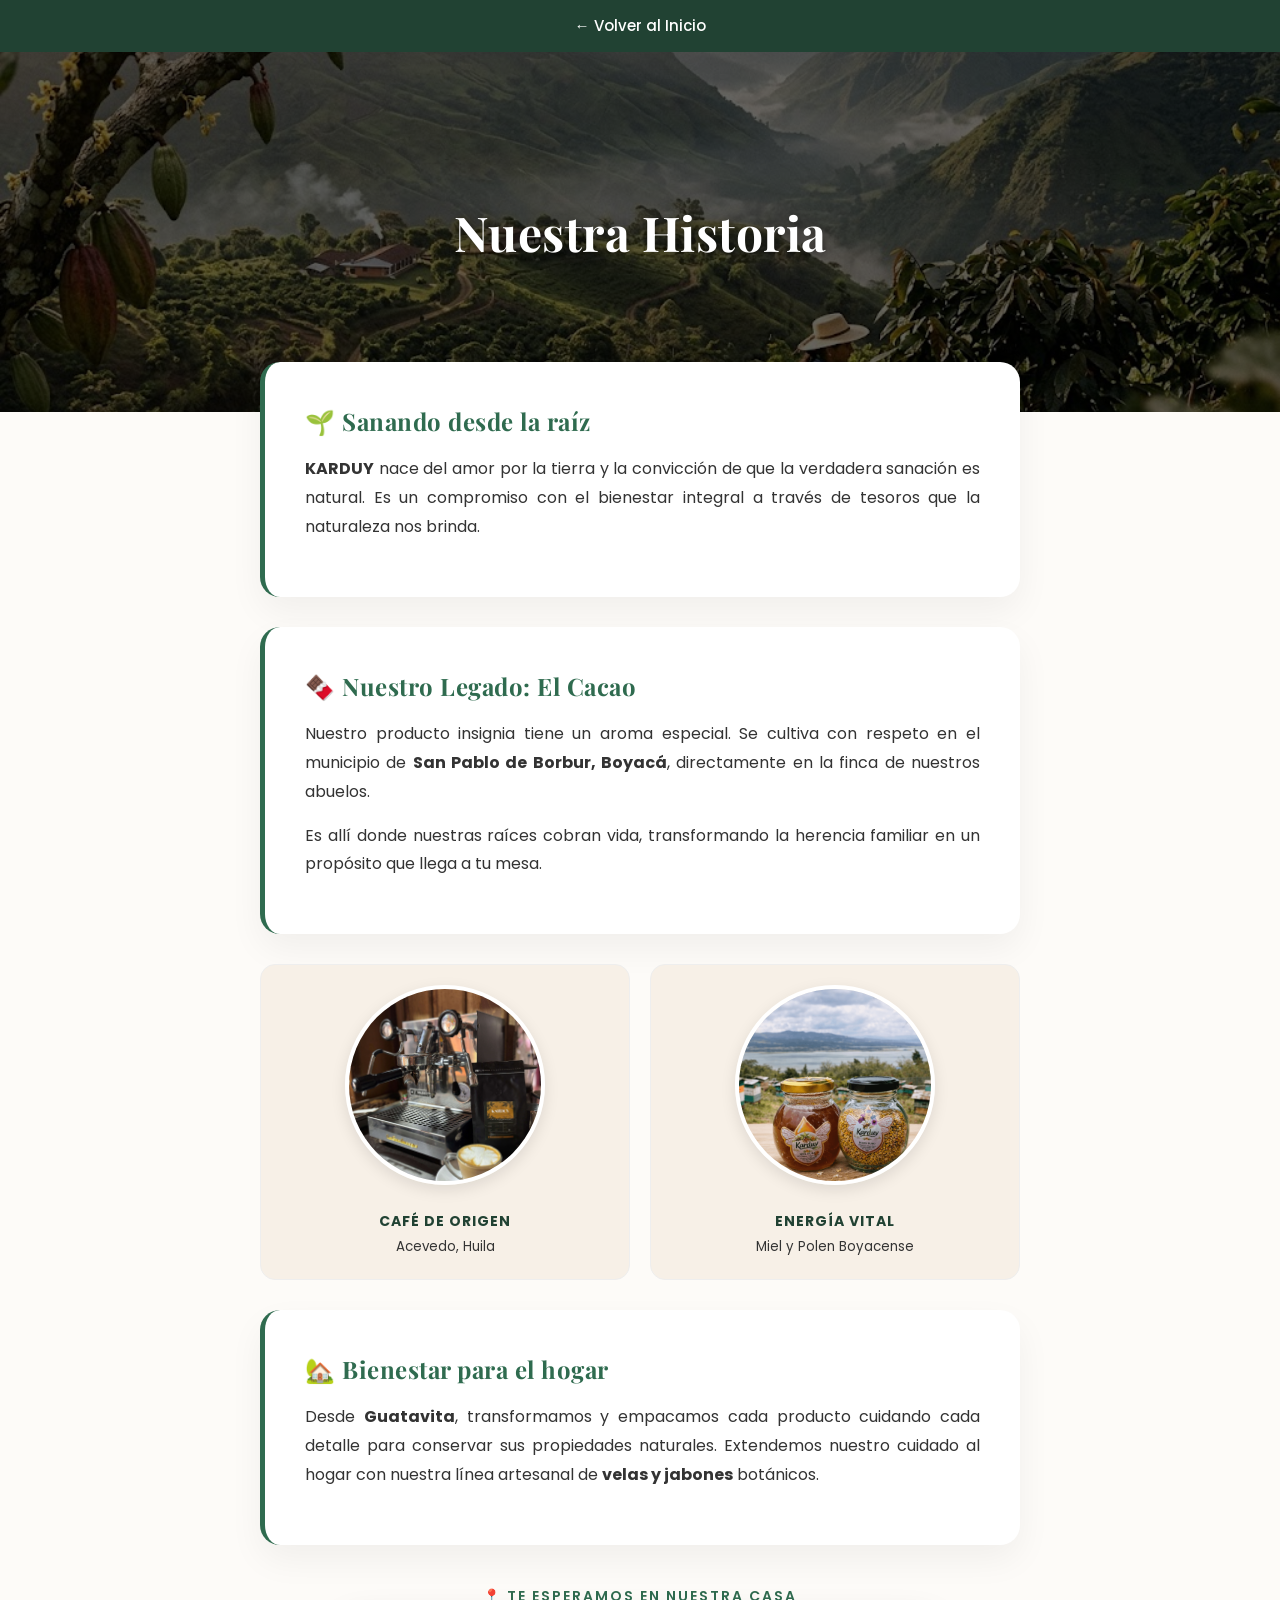
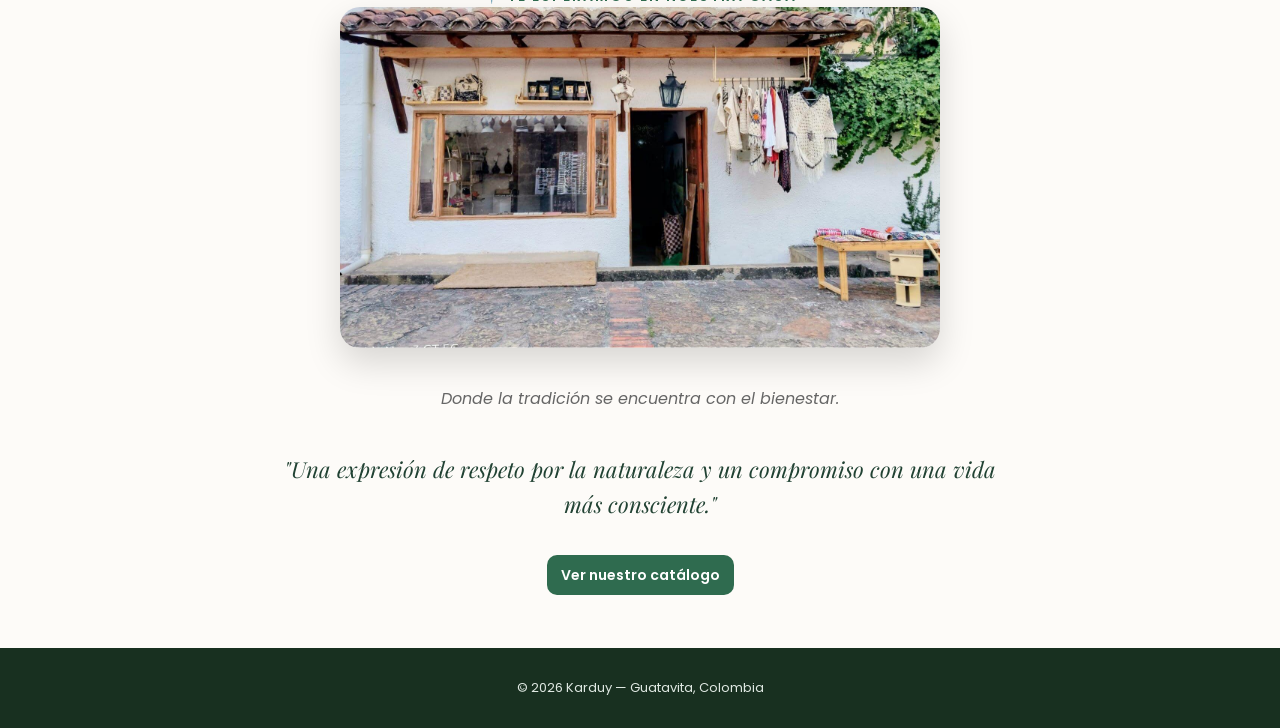
<file: historia.html>
<!DOCTYPE html>
<html lang="es">
<head>
  <meta charset="UTF-8">
  <meta name="viewport" content="width=device-width, initial-scale=1.0">
  <title>Nuestra Historia | Karduy - Sanando desde la raíz</title>
  <link rel="icon" type="image/png" href="assets/img/karduy.png">
  <link rel="stylesheet" href="assets/css/styles.css">
  <link href="https://fonts.googleapis.com/css2?family=Poppins:wght@300;400;600&family=Playfair+Display:wght@600;700&display=swap" rel="stylesheet">
  <style>
    :root { --oro: #c5a059; }
    .story-page { background: #fdfbf8; color: #333; padding-bottom: 60px; }
    
    /* Hero Header */
    .story-hero {
      background: linear-gradient(rgba(0,0,0,0.6), rgba(0,0,0,0.6)), url('assets/img/nosotros.jpg');
      background-size: cover; background-position: center;
      height: 40vh; display: flex; align-items: center; justify-content: center;
      text-align: center; color: white;
    }
    .story-hero h1 { font-size: clamp(32px, 8vw, 48px); text-shadow: 2px 2px 10px rgba(0,0,0,0.5); }

    /* Secciones de Contenido */
    .content-wrapper { max-width: 800px; margin: -50px auto 0; padding: 0 20px; position: relative; }
    
    .story-section { 
      background: white; padding: 40px; border-radius: 20px; 
      box-shadow: 0 15px 35px rgba(0,0,0,0.05); margin-bottom: 30px;
      border-left: 5px solid var(--verde);
    }

    .story-section h2 { color: var(--verde); margin-bottom: 15px; font-size: 24px; display: flex; align-items: center; gap: 10px; }
    .story-section p { line-height: 1.8; font-size: 16px; margin-bottom: 15px; text-align: justify; }

    /* Highlights (Cajitas de datos) */
    .highlight-grid { display: grid; grid-template-columns: 1fr 1fr; gap: 20px; margin: 30px 0; }
    .highlight-item { background: var(--beige); padding: 20px; border-radius: 15px; text-align: center; border: 1px solid #eee; }
    .highlight-item span { display: block; font-size: 24px; margin-bottom: 5px; }
    .highlight-item strong { color: var(--verde-oscuro); font-size: 14px; text-transform: uppercase; letter-spacing: 1px; }

    .quote-box { 
      font-family: var(--font-title); font-size: 22px; text-align: center; 
      padding: 40px 20px; color: var(--verde-oscuro); font-style: italic;
    }

    @media (max-width: 600px) {
      .highlight-grid { grid-template-columns: 1fr; }
      .story-section { padding: 25px; }
    }
  </style>
</head>
<body>

  <nav class="nav">
    <div class="container nav__menu">
      <a href="index.html">← Volver al Inicio</a>
    </div>
  </nav>

  <main class="story-page">
    <section class="story-hero">
      <div class="container">
        <h1>Nuestra Historia</h1>
      </div>
    </section>

    <div class="content-wrapper">
      <!-- BLOQUE 1: EL ORIGEN -->
      <section class="story-section">
        <h2>🌱 Sanando desde la raíz</h2>
        <p>
          <strong>KARDUY</strong> nace del amor por la tierra y la convicción de que la verdadera sanación es natural. Es un compromiso con el bienestar integral a través de tesoros que la naturaleza nos brinda.
        </p>
      </section>

      <!-- BLOQUE 2: EL CORAZÓN (CACAO) -->
      <section class="story-section">
        <h2>🍫 Nuestro Legado: El Cacao</h2>
        <p>
          Nuestro producto insignia tiene un aroma especial. Se cultiva con respeto en el municipio de <strong>San Pablo de Borbur, Boyacá</strong>, directamente en la finca de nuestros abuelos.
        </p>
        <p>
          Es allí donde nuestras raíces cobran vida, transformando la herencia familiar en un propósito que llega a tu mesa.
        </p>
      </section>

      <!-- DATOS DESTACADOS CON IMÁGENES -->
      <div class="highlight-grid">
        <div class="highlight-item">
          <!-- Imagen de Café -->
          <img src="assets/img/coffehistory.jpg" alt="Café de Origen Karduy" class="highlight-img">
          <br>
          <strong>Café de Origen</strong><br><small>Acevedo, Huila</small>
        </div>
        
        <div class="highlight-item">
          <!-- Imagen de Miel y Polen -->
          <img src="assets/img/miel_polen.png" alt="Miel y Polen de Boyacá" class="highlight-img">
          <br>
          <strong>Energía Vital</strong><br><small>Miel y Polen Boyacense</small>
        </div>
      </div>

      <!-- BLOQUE 3: DIVERSIDAD -->
      <section class="story-section">
        <h2>🏡 Bienestar para el hogar</h2>
        <p>
          Desde <strong>Guatavita</strong>, transformamos y empacamos cada producto cuidando cada detalle para conservar sus propiedades naturales. Extendemos nuestro cuidado al hogar con nuestra línea artesanal de <strong>velas y jabones</strong> botánicos.
        </p>
      </section>

            <!-- FOTO DEL LOCAL AL FINAL -->
      <div class="shop-container">
          <p class="shop-caption">📍 Te esperamos en nuestra casa</p>
          <img src="assets/img/karduy_guatavita.jpg" alt="Local Karduy en Guatavita" class="shop-image">
          <p style="font-style: italic; color: #666; margin-top: 10px;">
            Donde la tradición se encuentra con el bienestar.
          </p>
      </div>

      <div class="quote-box">
        "Una expresión de respeto por la naturaleza y un compromiso con una vida más consciente."
      </div>
      
      <div style="text-align: center;">
        <a href="index.html#productos" class="btn">Ver nuestro catálogo</a>
      </div>
    </div>
  </main>

  <footer class="footer">
    © 2026 Karduy — Guatavita, Colombia
  </footer>

  <script type="application/ld+json">
    {
      "@context": "https://schema.org/",
      "@type": "AboutPage",
      "mainEntity": {
        "@type": "LocalBusiness",
        "name": "Karduy",
        "url": "https://karduy.com/",
        "image": "https://karduy.com/assets/img/karduy_guatavita.jpg",
        "description": "Emprendimiento familiar de productos naturales sanando desde la raíz, con origen en Boyacá y Huila."
      },
      "description": "Conoce la historia de Karduy, desde la finca de cacao de nuestros abuelos en San Pablo de Borbur hasta nuestro proceso artesanal en Guatavita."
    }
  </script>

</body>
</html>
</file>
<file: assets/css/styles.css>
:root {
  --font-base: 'Poppins', sans-serif;
  --font-title: 'Playfair Display', serif;
  --verde: #2f6b4f;
  --verde-oscuro: #214233;
  --beige: #f7f0e7;
}

/* 1. RESET & BASE */
* {
  box-sizing: border-box;
  margin: 0;
  padding: 0;
}

body {
  font-family: var(--font-base);
  background: var(--beige);
  color: #2b2b2b;
  line-height: 1.6;
}

h1, h2, h3 {
  font-family: var(--font-title);
  letter-spacing: .5px;
}

.container {
  max-width: 1200px;
  margin: auto;
  padding: 0 20px;
}

a { color: inherit; text-decoration: none; }

/* 2. HEADER & NAV */
.header {
  background-image: linear-gradient(rgba(0,0,0,.45), rgba(0,0,0,.45)), url("../img/guatavita.jpeg");
  background-size: cover;
  background-position: center;
  color: white;
  padding: 100px 20px;
  text-align: center;
}

.logo-badge {
  display: inline-block;
  background: #ffffff;
  padding: 12px 20px;
  border-radius: 800px;
  box-shadow: 0 8px 22px rgba(0,0,0,.18);
  border: 2px solid rgba(255,255,255,.7);
  cursor: pointer;
}

.logo {
  width: clamp(140px, 18vw, 220px);
  height: auto;
  display: block;
  transition: .25s ease;
}

.logo:hover { transform: translateY(-2px) scale(1.03); }

.tagline {
  font-style: italic;
  font-weight: 500;
  letter-spacing: 1px;
  color: #ffffff; /* Un tono café oscuro orgánico */
  border-left: 3px solid #d4af37; /* Una línea dorada sutil que evoca el polen/miel */
  padding-left: 15px;
}

.nav {
  background: var(--verde-oscuro);
  position: sticky;
  top: 0;
  z-index: 100;
}

.nav__menu {
  display: flex;
  justify-content: center;
  gap: 30px;
  padding: 14px 0;
}

.nav a { color: white; font-weight: 500; font-size: 15px; }
.nav a:hover { text-decoration: underline; }

/* 3. SECCIÓN NUESTRA HISTORIA (SPLIT) */
.about-bg-split {
  background-image: linear-gradient(rgba(0, 0, 0, 0.55), rgba(0, 0, 0, 0.55)), url("../img/nosotros.jpg");
  background-size: cover;
  background-position: center;
  background-attachment: fixed;
  color: white;
  padding: 100px 0;
  min-height: 80vh;
  display: flex;
  align-items: center;
}

.about__grid {
  display: grid;
  grid-template-columns: 1fr;
  gap: 50px;
  align-items: center;
}

.about__content {
  background-color: rgba(0, 0, 0, 0.65);
  padding: 40px;
  border-radius: 16px;
  box-shadow: 0 15px 35px rgba(0,0,0,0.3);
}

.about__content h2 {
  font-size: 36px;
  margin-bottom: 25px;
  text-shadow: 0 2px 4px rgba(0,0,0,0.5);
}

.about__text p {
  margin-bottom: 18px;
  font-size: 16px;
  text-align: justify;
  color: #f1f1f1;
}

.about__image-container img {
  width: 100%;
  max-width: 500px;
  border-radius: 16px;
  box-shadow: 0 10px 30px rgba(0,0,0,0.2);
}

/* 4. PRODUCTOS */
.section { padding: 60px 0; }

.section__title {
  text-align: center;
  color: var(--verde);
  font-size: 30px;
  margin-bottom: 30px;
}

.products-grid {
  display: grid;
  grid-template-columns: repeat(auto-fit, minmax(260px, 1fr));
  gap: 25px;
}

.card {
  background: white;
  border-radius: 16px;
  overflow: hidden;
  box-shadow: 0 8px 20px rgba(0,0,0,0.08);
  transition: 0.25s ease;
  display: flex;
  flex-direction: column;
}

.card:hover { transform: translateY(-6px); }

.card img { width: 100%; height: 300px; object-fit: cover; }

.card__body { padding: 18px; }

.badge {
  display: inline-block;
  margin-bottom: 10px;
  padding: 4px 10px;
  border-radius: 999px;
  background: rgba(47, 107, 79, 0.12);
  color: var(--verde-oscuro);
  font-weight: 600;
  font-size: 12px;
}

/* 5. BOTONES */
.btn {
  margin-top: 12px;
  padding: 10px 14px;
  border: none;
  border-radius: 10px;
  background: var(--verde);
  color: white;
  cursor: pointer;
  font-weight: 600;
  font-size: 14px;
  transition: 0.3s;
}

.btn:hover { background: var(--verde-oscuro); }

.btn-outline {
  background: transparent;
  border: 2px solid var(--verde);
  color: var(--verde);
  padding: 12px 24px;
}

.btn-light { background: white; color: var(--verde); }

/* 6. MODAL */
.modal {
  display: none;
  position: fixed;
  inset: 0;
  background: rgba(0,0,0,.7);
  align-items: center;
  justify-content: center;
  padding: 20px;
  z-index: 999;
}

.modal.active { display: flex; }

.modal__content {
  background-color: white;
  max-width: 520px;
  width: 100%;
  border-radius: 18px;
  padding: 28px;
  position: relative;
  animation: modalIn .25s ease;
  overflow: hidden;
  background-repeat: no-repeat;
  transition: background-image 0.3s ease;
  color: #1a1a1a;
  text-shadow: 0 0 10px rgba(255,255,255,0.8); /* Ayuda a leer sobre fotos */
}

@keyframes modalIn {
  from { transform: translateY(20px); opacity: 0; }
  to { transform: translateY(0); opacity: 1; }
}

.modal__close {
  position: absolute;
  top: 12px;
  right: 14px;
  border: none;
  background: none;
  font-size: 20px;
  cursor: pointer;
  z-index: 10;
}

.modal__title { margin-bottom: 12px; }

.modal__list { margin: 10px 0 16px 18px; }

.modal__list li { 
  margin-bottom: 12px; 
  font-size: 15px; 
  text-shadow: 0 1px 1px rgba(255,255,255,0.5); 
}

.modal__actions { display: flex; gap: 10px; flex-wrap: wrap; }

/* 7. ELEMENTOS FLOTANTES & FOOTER */
.whatsapp-float {
  position: fixed;
  bottom: 25px;
  right: 25px;
  background: #25D366;
  width: 60px;
  height: 60px;
  border-radius: 50%;
  display: flex;
  align-items: center;
  justify-content: center;
  box-shadow: 0 8px 20px rgba(0,0,0,0.3);
  z-index: 1000;
  transition: transform 0.3s ease;
}

.whatsapp-float:hover { transform: scale(1.1); }

.footer {
  background: #183020;
  color: #dfe8e2;
  text-align: center;
  padding: 30px;
  font-size: 13px;
}
.section--accent {
  background: var(--verde); /* El verde oscuro de tu marca */
  color: white;
  text-align: center;
  padding: 80px 0;
}

.section--accent .section__title {
  color: #ffffff; /* Título en blanco para que resalte */
  margin-bottom: 20px;
}

.contact p {
  margin-bottom: 30px;
  font-size: 18px;
  opacity: 0.9;
}

/* Ajuste específico para el botón dentro de esta sección */
.section--accent .btn-light {
  background: white;
  color: var(--verde);
  padding: 14px 28px;
  font-size: 16px;
  border-radius: 12px;
  box-shadow: 0 4px 15px rgba(0,0,0,0.2);
}

.section--accent .btn-light:hover {
  transform: translateY(-3px);
  background: var(--beige);
}

/* 8. RESPONSIVE */
@media (min-width: 992px) {
  .about__grid {
    grid-template-columns: 1.5fr 1fr;
    max-width: 1200px;
    margin: 0 auto;
  }
}

@media (max-width: 991px) {
  .about__content { 
    margin: 0 10px; 
    padding: 25px; 
  }
  .about__image-container { 
    margin-top: 30px; 
    text-align: center;
  }
  .nav__menu {
    gap: 15px; /* Menos espacio entre botones en celular */
  }
}

/* 9. UTILIDADES JS & SEO */
.extra-product { display: none; opacity: 0; transition: 0.5s; }
.extra-product.show { display: flex; opacity: 1; }

body.modal-open {
  overflow: hidden;
}

.visually-hidden {
  position: absolute;
  width: 1px;
  height: 1px;
  padding: 0;
  margin: -1px;
  overflow: hidden;
  clip: rect(0, 0, 0, 0);
  border: 0;
}
/* Ajuste para el botón de historia en móviles */
@media (max-width: 991px) {
  .about__content .btn-light {
    display: block;
    width: 100%;
    text-align: center;
  }
}
/* Estilos para las fotos de los cuadros */
    .highlight-img {
      width: 200px;
      height: 200px;
      object-fit: cover;
      border-radius: 50%; /* Fotos circulares */
      margin-bottom: 15px;
      border: 4px solid white;
      box-shadow: 0 5px 15px rgba(0,0,0,0.1);
    }

    /* Estilo para la foto del local al final */
    .shop-container {
      margin-top: 40px;
      text-align: center;
    }
    
    .shop-image {
      width: 100%;
      max-width: 600px; /* Para que no sea gigante en PC */
      border-radius: 20px;
      box-shadow: 0 15px 35px rgba(0,0,0,0.15);
      margin-bottom: 20px;
    }

    .shop-caption {
      font-size: 14px;
      color: var(--verde);
      font-weight: 600;
      text-transform: uppercase;
      letter-spacing: 2px;
    }
</file>
